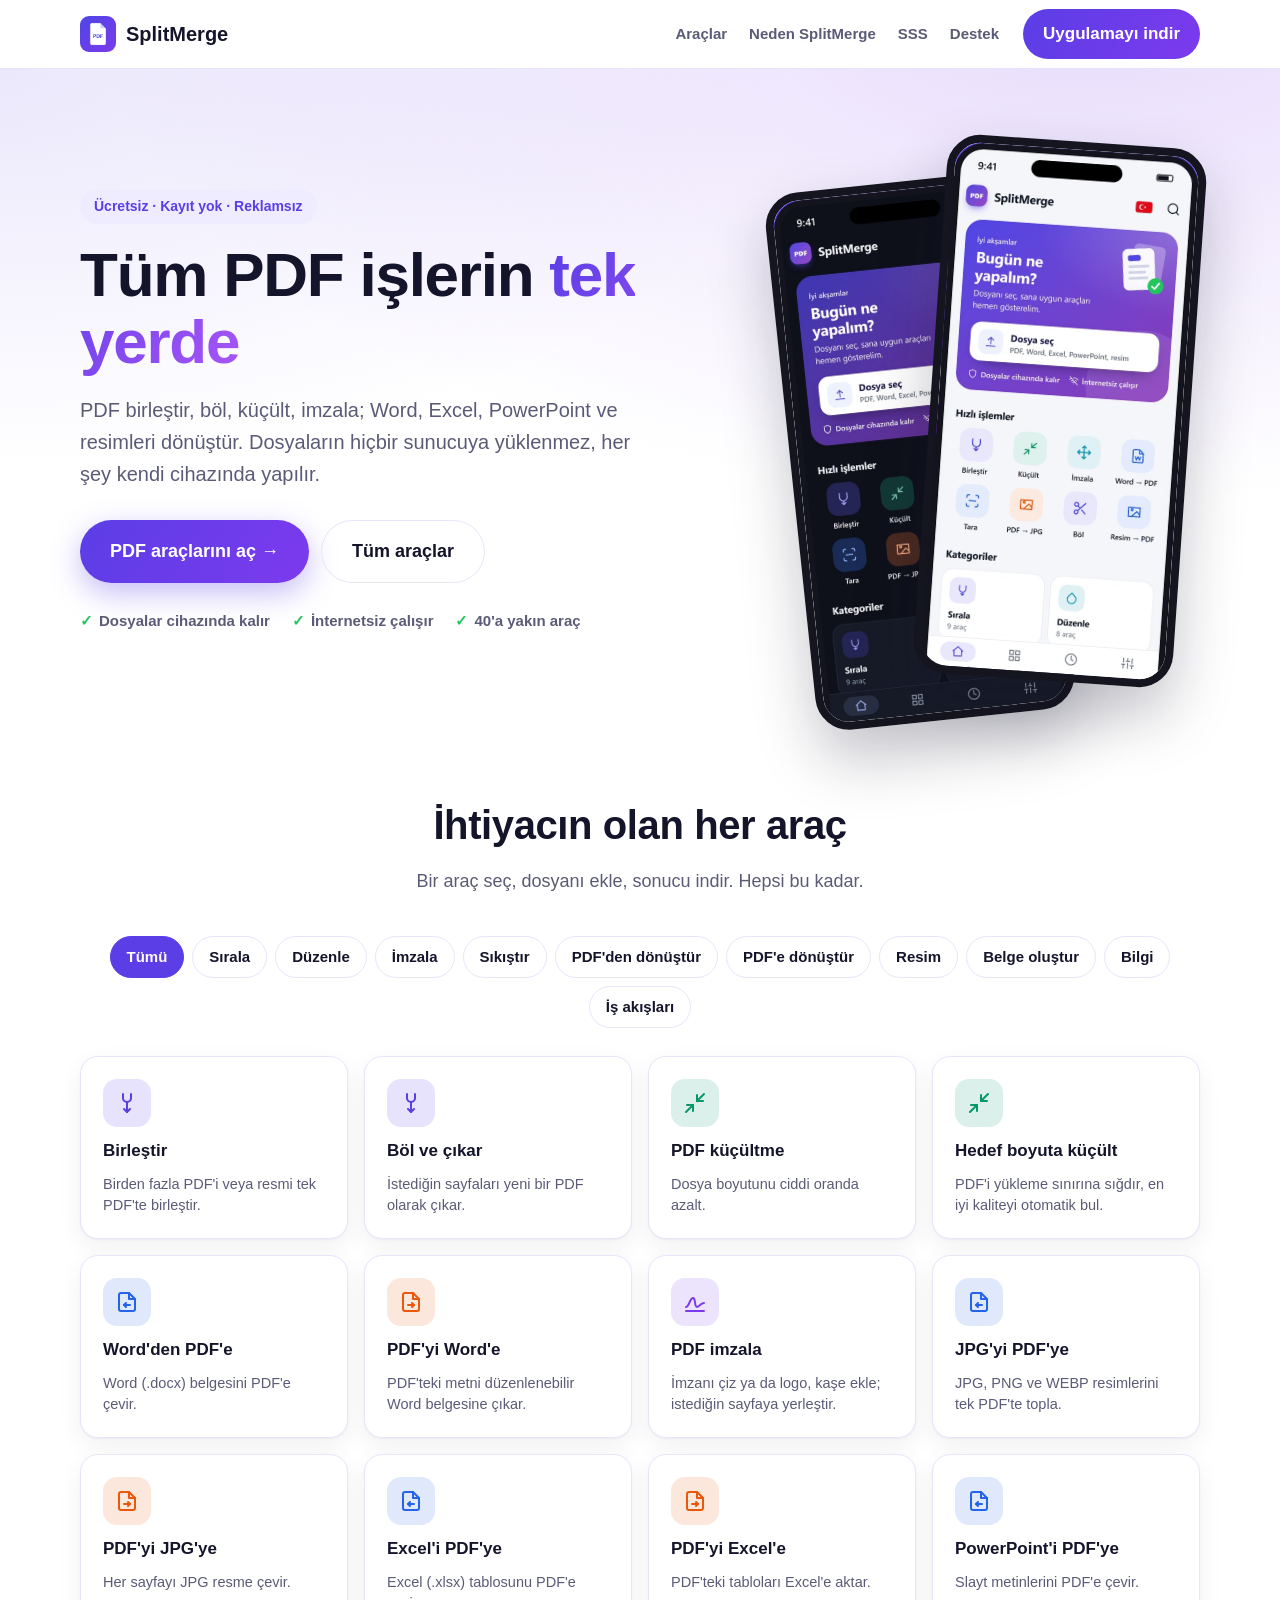
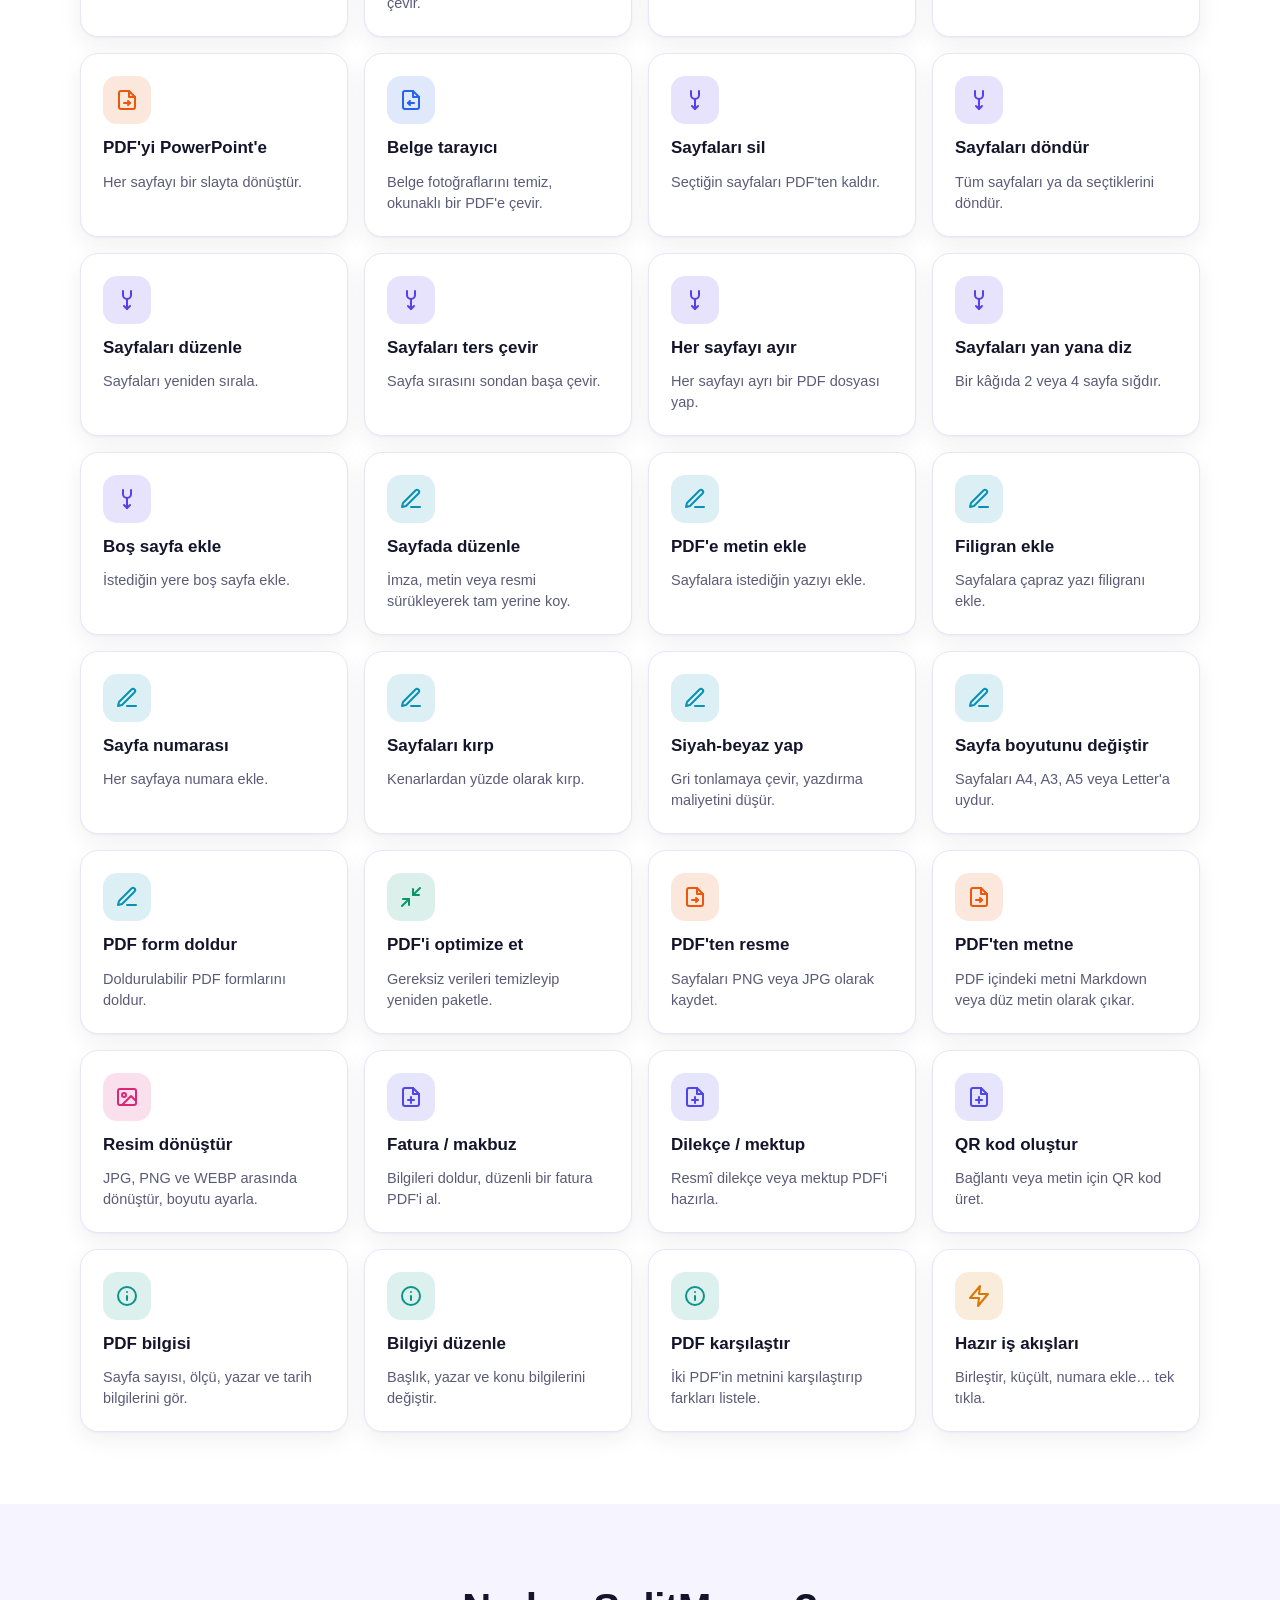
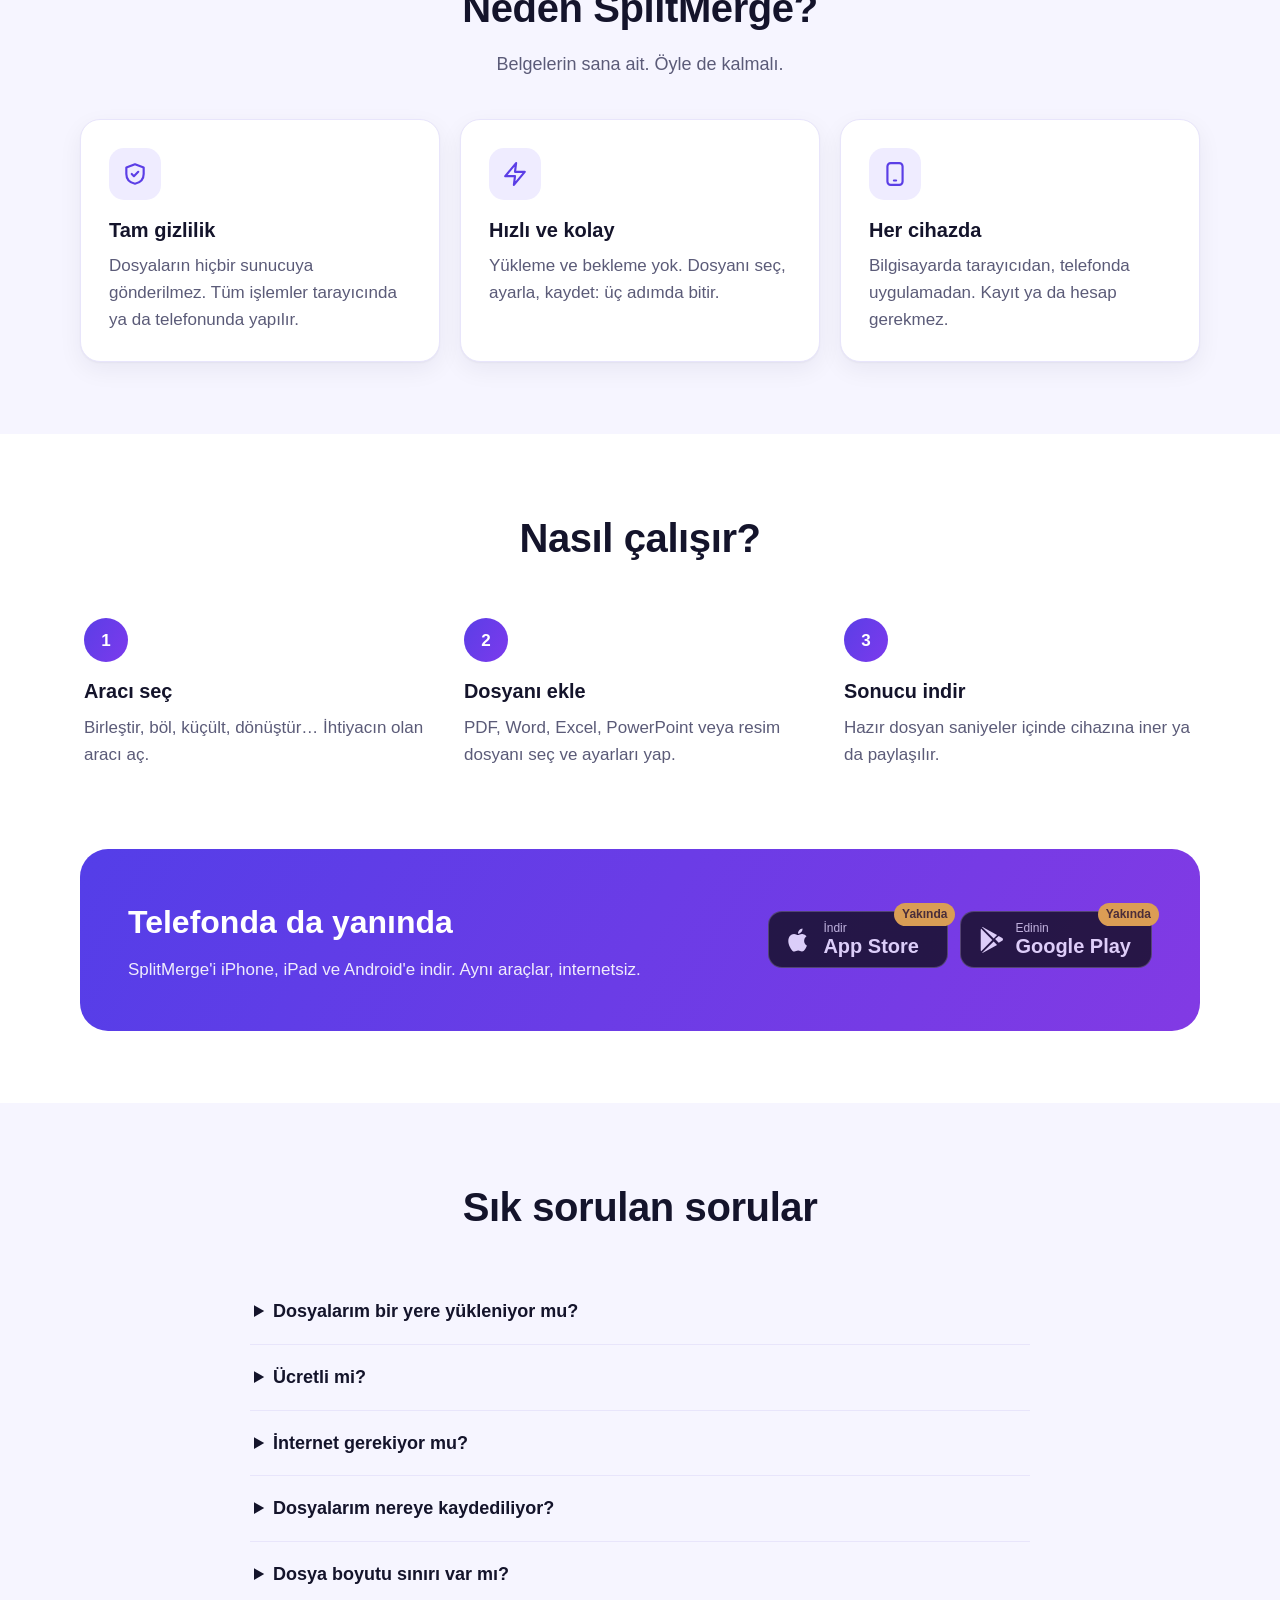
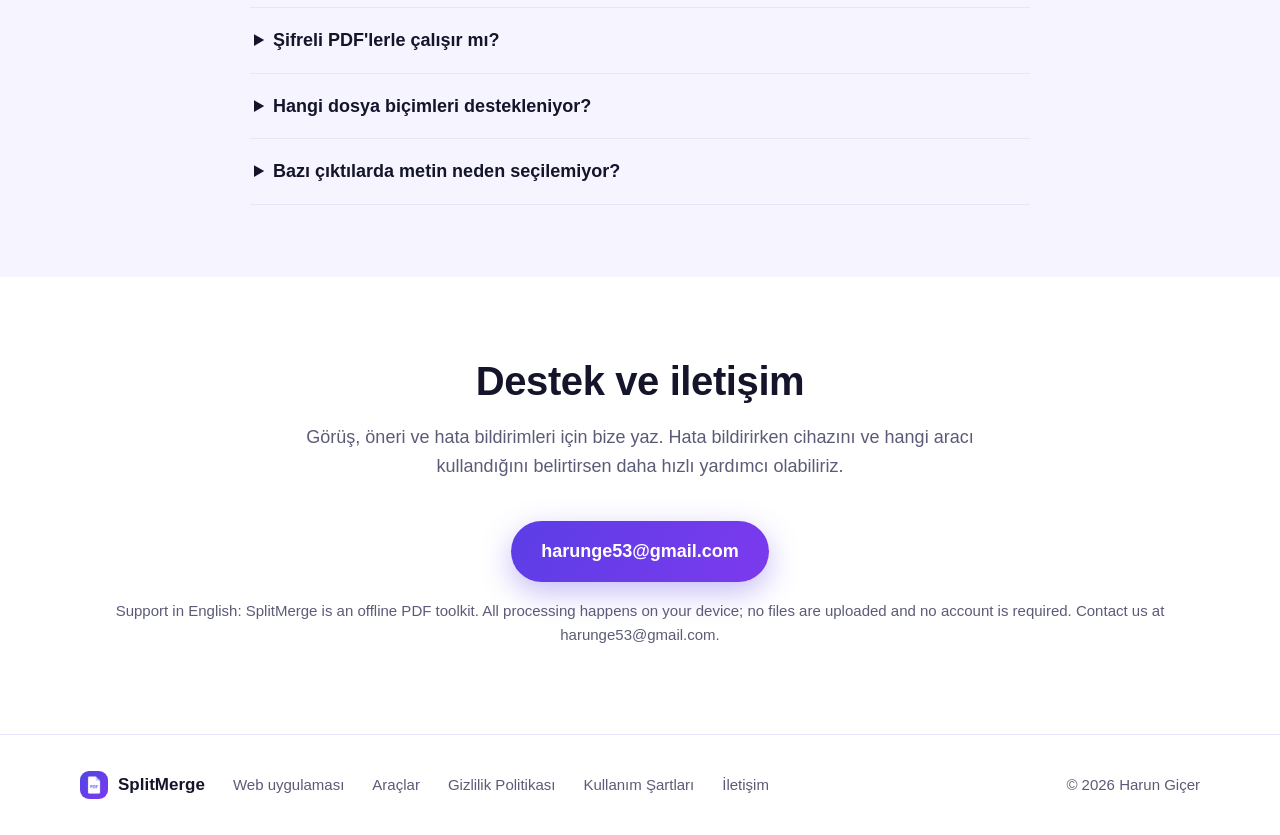
<file: index.html>
<!doctype html>
<html lang="tr">
<head>
<meta charset="utf-8">
<meta name="viewport" content="width=device-width, initial-scale=1">
<title>SplitMerge – Ücretsiz PDF birleştir, böl, küçült, dönüştür</title>
<meta name="description" content="PDF birleştir, böl, küçült, imzala; Word, Excel, PowerPoint ve JPG dönüştür. Ücretsiz, kayıt yok, dosyaların cihazından çıkmaz.">
<meta property="og:title" content="SplitMerge – Tüm PDF araçları tek yerde">
<meta property="og:description" content="Ücretsiz, kayıt yok, dosyaların cihazından çıkmaz.">
<meta property="og:image" content="https://serhatovic73.github.io/splitmerge/icon.png">
<link rel="icon" href="icon.png">
<link rel="apple-touch-icon" href="icon.png">
<link rel="stylesheet" href="style.css">
</head>
<body>
<header class="top">
  <div class="wrap">
    <a class="brand" href="./"><img src="icon.png" alt="">SplitMerge</a>
    <nav class="links"><a href="#araclar">Araçlar</a><a href="#neden">Neden SplitMerge</a><a href="#sss">SSS</a><a href="#destek">Destek</a></nav>
    <a class="btn" href="#indir" data-store>Uygulamayı indir</a>
  </div>
</header>

<section class="intro">
  <div class="wrap">
    <div>
      <span class="pill">Ücretsiz · Kayıt yok · Reklamsız</span>
      <h1>Tüm PDF işlerin <span>tek yerde</span></h1>
      <p class="lead">PDF birleştir, böl, küçült, imzala; Word, Excel, PowerPoint ve resimleri dönüştür. Dosyaların hiçbir sunucuya yüklenmez, her şey kendi cihazında yapılır.</p>
      <div class="cta-row">
        <a class="btn big" href="app/index.html">PDF araçlarını aç →</a>
        <a class="btn big ghost" href="#araclar">Tüm araçlar</a>
      </div>
      <div class="ticks"><span>Dosyalar cihazında kalır</span><span>İnternetsiz çalışır</span><span>40'a yakın araç</span></div>
    </div>
    <div class="phones" aria-hidden="true">
      <img src="img/telefon-koyu.jpg" alt="">
      <img src="img/telefon.jpg" alt="">
    </div>
  </div>
</section>

<section class="block" id="araclar">
  <div class="wrap">
    <div class="head">
      <h2>İhtiyacın olan her araç</h2>
      <p>Bir araç seç, dosyanı ekle, sonucu indir. Hepsi bu kadar.</p>
    </div>
    <div class="filters" id="filters"></div>
    <div class="tools" id="tools"></div>
  </div>
</section>

<section class="block alt" id="neden">
  <div class="wrap">
    <div class="head">
      <h2>Neden SplitMerge?</h2>
      <p>Belgelerin sana ait. Öyle de kalmalı.</p>
    </div>
    <div class="feats">
      <div class="feat"><div class="ic"><svg width="26" height="26" viewBox="0 0 24 24" fill="none" stroke="currentColor" stroke-width="2" stroke-linecap="round" stroke-linejoin="round"><path d="M12 3l8 3v6c0 5-3.5 8-8 9-4.5-1-8-4-8-9V6z"/><path d="m9 12 2 2 4-4"/></svg></div><h3>Tam gizlilik</h3><p>Dosyaların hiçbir sunucuya gönderilmez. Tüm işlemler tarayıcında ya da telefonunda yapılır.</p></div>
      <div class="feat"><div class="ic"><svg width="26" height="26" viewBox="0 0 24 24" fill="none" stroke="currentColor" stroke-width="2" stroke-linecap="round" stroke-linejoin="round"><path d="M13 2 3 14h9l-1 8 10-12h-9z"/></svg></div><h3>Hızlı ve kolay</h3><p>Yükleme ve bekleme yok. Dosyanı seç, ayarla, kaydet: üç adımda bitir.</p></div>
      <div class="feat"><div class="ic"><svg width="26" height="26" viewBox="0 0 24 24" fill="none" stroke="currentColor" stroke-width="2" stroke-linecap="round" stroke-linejoin="round"><rect x="5" y="2" width="14" height="20" rx="3"/><path d="M11 18h2"/></svg></div><h3>Her cihazda</h3><p>Bilgisayarda tarayıcıdan, telefonda uygulamadan. Kayıt ya da hesap gerekmez.</p></div>
    </div>
  </div>
</section>

<section class="block">
  <div class="wrap">
    <div class="head"><h2>Nasıl çalışır?</h2></div>
    <div class="steps">
      <div class="step"><h3>Aracı seç</h3><p>Birleştir, böl, küçült, dönüştür… İhtiyacın olan aracı aç.</p></div>
      <div class="step"><h3>Dosyanı ekle</h3><p>PDF, Word, Excel, PowerPoint veya resim dosyanı seç ve ayarları yap.</p></div>
      <div class="step"><h3>Sonucu indir</h3><p>Hazır dosyan saniyeler içinde cihazına iner ya da paylaşılır.</p></div>
    </div>
  </div>
</section>

<section class="block" style="padding-top:0" id="indir">
  <div class="wrap">
    <div class="band">
      <div><h2>Telefonda da yanında</h2><p>SplitMerge'i iPhone, iPad ve Android'e indir. Aynı araçlar, internetsiz.</p></div>
      <div class="stores">
        <a class="store" id="st-ios" href="https://apps.apple.com/app/id6830343374">
          <svg viewBox="0 0 24 24" fill="currentColor"><path d="M16.4 12.6c0-2.5 2-3.7 2.1-3.8-1.2-1.7-3-1.9-3.6-2-1.5-.2-3 .9-3.8.9-.8 0-2-.9-3.3-.9-1.7 0-3.3 1-4.1 2.5-1.8 3.1-.5 7.6 1.3 10.1.8 1.2 1.8 2.6 3.1 2.5 1.2 0 1.7-.8 3.2-.8s1.9.8 3.2.8c1.3 0 2.2-1.2 3-2.4.9-1.4 1.3-2.7 1.3-2.8 0 0-2.4-1-2.4-4.1zM14 5.2c.7-.8 1.1-1.9 1-3-1 0-2.1.7-2.8 1.5-.6.7-1.2 1.8-1 2.9 1 .1 2.1-.6 2.8-1.4z"/></svg>
          <span><small>İndir</small>App Store</span><em>Yakında</em>
        </a>
        <a class="store" id="st-and" href="https://play.google.com/store/apps/details?id=com.splitmerge.app">
          <svg viewBox="0 0 24 24" fill="currentColor"><path d="M3.6 2.3c-.3.3-.4.7-.4 1.2v17c0 .5.1.9.4 1.2l9.5-9.7zM14.3 13.2l2.9 3-11.7 6.6c-.4.2-.8.3-1.1.2zM14.3 10.8 4.4 1c.3-.1.7 0 1.1.2l11.7 6.6zM18.6 8.6l3 1.7c.9.5.9 1.9 0 2.4l-3 1.7-3.1-3.2z"/></svg>
          <span><small>Edinin</small>Google Play</span><em>Yakında</em>
        </a>
      </div>
    </div>
  </div>
</section>

<section class="block alt" id="sss">
  <div class="wrap">
    <div class="head"><h2>Sık sorulan sorular</h2></div>
    <div class="faq">
      <details><summary>Dosyalarım bir yere yükleniyor mu?</summary><p>Hayır. Tüm işlemler cihazında yapılır, dosyaların hiçbir sunucuya gönderilmez.</p></details>
      <details><summary>Ücretli mi?</summary><p>Hayır. SplitMerge ücretsizdir; kayıt, hesap veya reklam yoktur.</p></details>
      <details><summary>İnternet gerekiyor mu?</summary><p>Mobil uygulama tamamen çevrimdışı çalışır. Web sürümünde sayfa bir kez açıldıktan sonra işlemler internete ihtiyaç duymaz.</p></details>
      <details><summary>Dosyalarım nereye kaydediliyor?</summary><p>Web sürümünde sonuç, tarayıcının İndirilenler klasörüne iner. iPhone ve iPad uygulamasında paylaşım menüsünden "Dosyalar'a Kaydet" ile istediğin yere kaydedebilirsin. Android'de İndirilenler/SplitMerge klasörüne kaydedilir.</p></details>
      <details><summary>Dosya boyutu sınırı var mı?</summary><p>Sabit bir sınır yok; sınır cihazının belleğidir. Çok büyük dosyalarda işlem biraz uzun sürebilir.</p></details>
      <details><summary>Şifreli PDF'lerle çalışır mı?</summary><p>Düzenleme koruması olan dosyaları açmayı dener. Açılış parolası gerektiren dosyalar okunamaz.</p></details>
      <details><summary>Hangi dosya biçimleri destekleniyor?</summary><p>PDF, Word (.docx), Excel (.xlsx), PowerPoint (.pptx) ve JPG, PNG, WEBP resimler. Eski .doc, .xls ve .ppt dosyalarını önce yeni biçime kaydetmen gerekir.</p></details>
      <details><summary>Bazı çıktılarda metin neden seçilemiyor?</summary><p>Küçültme, siyah-beyaz yapma ve Word/Excel/PowerPoint'ten PDF'e çevirme gibi işlemlerde sayfalar resim olarak oluşturulur. Metnin seçilebilir kalması için Birleştir, Böl veya Sayfa numarası gibi araçları kullan.</p></details>
    </div>
  </div>
</section>

<section class="block" id="destek">
  <div class="wrap">
    <div class="head">
      <h2>Destek ve iletişim</h2>
      <p>Görüş, öneri ve hata bildirimleri için bize yaz. Hata bildirirken cihazını ve hangi aracı kullandığını belirtirsen daha hızlı yardımcı olabiliriz.</p>
    </div>
    <p style="text-align:center"><a class="btn big" href="mailto:harunge53@gmail.com">harunge53@gmail.com</a></p>
    <p class="mut" style="text-align:center" lang="en">Support in English: SplitMerge is an offline PDF toolkit. All processing happens on your device; no files are uploaded and no account is required. Contact us at harunge53@gmail.com.</p>
  </div>
</section>

<footer>
  <div class="wrap">
    <a class="brand" href="./" style="font-size:17px"><img src="icon.png" alt="" style="width:28px;height:28px">SplitMerge</a>
    <a href="app/index.html">Web uygulaması</a><a href="#araclar">Araçlar</a><a href="privacy.html">Gizlilik Politikası</a><a href="terms.html">Kullanım Şartları</a><a href="#destek">İletişim</a>
    <span class="sp">© 2026 Harun Giçer</span>
  </div>
</footer>

<script>
// Uygulama mağazada yayına girince ilgili satırı true yap: rozetteki "Yakında" kalkar,
// üstteki "Uygulamayı indir" düğmesi iPhone/iPad'de App Store'a, Android'de Google Play'e gider.
const STORE={ios:false,android:false};
(()=>{
  const ua=navigator.userAgent,ios=/iPhone|iPad|iPod/.test(ua)||(/Macintosh/.test(ua)&&navigator.maxTouchPoints>1),and=/Android/.test(ua);
  const ios_=document.getElementById("st-ios"),and_=document.getElementById("st-and");
  for(const [el,on] of [[ios_,STORE.ios],[and_,STORE.android]]){
    if(on)el.querySelector("em").remove();else{el.classList.add("soon");el.removeAttribute("href")}
  }
  const dest=ios&&STORE.ios?ios_.href:and&&STORE.android?and_.href:"#indir";
  document.querySelectorAll("[data-store]").forEach(a=>a.href=dest);
})();
const IC={
  sirala:'<path d="M8 3v4a4 4 0 0 0 8 0V3"/><path d="M12 11v10"/><path d="m9 18 3 3 3-3"/>',
  duzenle:'<path d="M12 20h9"/><path d="M16.5 3.5a2.1 2.1 0 0 1 3 3L7 19l-4 1 1-4z"/>',
  imza:'<path d="M3 17c3 0 4-9 7-9s1 9 4 9 3-4 7-4"/><path d="M3 21h18"/>',
  kucult:'<path d="M4 14h6v6"/><path d="M20 10h-6V4"/><path d="m14 10 7-7"/><path d="m3 21 7-7"/>',
  pdfden:'<path d="M14 3H6a2 2 0 0 0-2 2v14a2 2 0 0 0 2 2h12a2 2 0 0 0 2-2V9z"/><path d="M14 3v6h6"/><path d="M9 15h6"/><path d="m13 13 2 2-2 2"/>',
  pdfe:'<path d="M14 3H6a2 2 0 0 0-2 2v14a2 2 0 0 0 2 2h12a2 2 0 0 0 2-2V9z"/><path d="M14 3v6h6"/><path d="M15 15H9"/><path d="m11 13-2 2 2 2"/>',
  resim:'<rect x="3" y="4" width="18" height="16" rx="2"/><circle cx="9" cy="10" r="2"/><path d="m21 16-5-5-9 9"/>',
  olustur:'<path d="M14 3H6a2 2 0 0 0-2 2v14a2 2 0 0 0 2 2h12a2 2 0 0 0 2-2V9z"/><path d="M14 3v6h6"/><path d="M12 12v6"/><path d="M9 15h6"/>',
  akilli:'<circle cx="12" cy="12" r="9"/><path d="M12 16v-4"/><path d="M12 8h.01"/>',
  akis:'<path d="M13 2 3 14h9l-1 8 10-12h-9z"/>'
};
const CC={sirala:"#5b3ee6",duzenle:"#0891b2",imza:"#7c3aed",kucult:"#059669",pdfden:"#ea580c",pdfe:"#2563eb",resim:"#db2777",olustur:"#4f46e5",akilli:"#0d9488",akis:"#d97706"};
const CATS=[["sirala","Sırala"],["duzenle","Düzenle"],["imza","İmzala"],["kucult","Sıkıştır"],["pdfden","PDF'den dönüştür"],["pdfe","PDF'e dönüştür"],["resim","Resim"],["olustur","Belge oluştur"],["akilli","Bilgi"],["akis","İş akışları"]];
const T=[
 ["merge","sirala","Birleştir","Birden fazla PDF'i veya resmi tek PDF'te birleştir."],
 ["split","sirala","Böl ve çıkar","İstediğin sayfaları yeni bir PDF olarak çıkar."],
 ["shr","kucult","PDF küçültme","Dosya boyutunu ciddi oranda azalt."],
 ["tgt","kucult","Hedef boyuta küçült","PDF'i yükleme sınırına sığdır, en iyi kaliteyi otomatik bul."],
 ["w2p","pdfe","Word'den PDF'e","Word (.docx) belgesini PDF'e çevir."],
 ["p2w","pdfden","PDF'yi Word'e","PDF'teki metni düzenlenebilir Word belgesine çıkar."],
 ["imza","imza","PDF imzala","İmzanı çiz ya da logo, kaşe ekle; istediğin sayfaya yerleştir."],
 ["j2p","pdfe","JPG'yi PDF'ye","JPG, PNG ve WEBP resimlerini tek PDF'te topla."],
 ["p2j","pdfden","PDF'yi JPG'ye","Her sayfayı JPG resme çevir."],
 ["x2p","pdfe","Excel'i PDF'ye","Excel (.xlsx) tablosunu PDF'e çevir."],
 ["p2x","pdfden","PDF'yi Excel'e","PDF'teki tabloları Excel'e aktar."],
 ["pp2p","pdfe","PowerPoint'i PDF'ye","Slayt metinlerini PDF'e çevir."],
 ["p2p","pdfden","PDF'yi PowerPoint'e","Her sayfayı bir slayta dönüştür."],
 ["scan","pdfe","Belge tarayıcı","Belge fotoğraflarını temiz, okunaklı bir PDF'e çevir."],
 ["del","sirala","Sayfaları sil","Seçtiğin sayfaları PDF'ten kaldır."],
 ["rot","sirala","Sayfaları döndür","Tüm sayfaları ya da seçtiklerini döndür."],
 ["ord","sirala","Sayfaları düzenle","Sayfaları yeniden sırala."],
 ["rev","sirala","Sayfaları ters çevir","Sayfa sırasını sondan başa çevir."],
 ["each","sirala","Her sayfayı ayır","Her sayfayı ayrı bir PDF dosyası yap."],
 ["nup","sirala","Sayfaları yan yana diz","Bir kâğıda 2 veya 4 sayfa sığdır."],
 ["blank","sirala","Boş sayfa ekle","İstediğin yere boş sayfa ekle."],
 ["ed","duzenle","Sayfada düzenle","İmza, metin veya resmi sürükleyerek tam yerine koy."],
 ["metn","duzenle","PDF'e metin ekle","Sayfalara istediğin yazıyı ekle."],
 ["wm","duzenle","Filigran ekle","Sayfalara çapraz yazı filigranı ekle."],
 ["num","duzenle","Sayfa numarası","Her sayfaya numara ekle."],
 ["crop","duzenle","Sayfaları kırp","Kenarlardan yüzde olarak kırp."],
 ["gray","duzenle","Siyah-beyaz yap","Gri tonlamaya çevir, yazdırma maliyetini düşür."],
 ["resize","duzenle","Sayfa boyutunu değiştir","Sayfaları A4, A3, A5 veya Letter'a uydur."],
 ["form","duzenle","PDF form doldur","Doldurulabilir PDF formlarını doldur."],
 ["opt","kucult","PDF'i optimize et","Gereksiz verileri temizleyip yeniden paketle."],
 ["img","pdfden","PDF'ten resme","Sayfaları PNG veya JPG olarak kaydet."],
 ["txt","pdfden","PDF'ten metne","PDF içindeki metni Markdown veya düz metin olarak çıkar."],
 ["imgc","resim","Resim dönüştür","JPG, PNG ve WEBP arasında dönüştür, boyutu ayarla."],
 ["inv","olustur","Fatura / makbuz","Bilgileri doldur, düzenli bir fatura PDF'i al."],
 ["dil","olustur","Dilekçe / mektup","Resmî dilekçe veya mektup PDF'i hazırla."],
 ["qr","olustur","QR kod oluştur","Bağlantı veya metin için QR kod üret."],
 ["info","akilli","PDF bilgisi","Sayfa sayısı, ölçü, yazar ve tarih bilgilerini gör."],
 ["meta","akilli","Bilgiyi düzenle","Başlık, yazar ve konu bilgilerini değiştir."],
 ["cmp","akilli","PDF karşılaştır","İki PDF'in metnini karşılaştırıp farkları listele."],
 ["flow","akis","Hazır iş akışları","Birleştir, küçült, numara ekle… tek tıkla."]
];
const svg=p=>'<svg viewBox="0 0 24 24" fill="none" stroke="currentColor" stroke-width="2" stroke-linecap="round" stroke-linejoin="round">'+p+'</svg>';
const box=document.getElementById("tools"),fl=document.getElementById("filters");
function show(c){
  box.innerHTML=T.filter(t=>!c||t[1]==c).map(([id,k,n,d])=>`<a class="tool" href="app/index.html#t/${id}" style="--c:${CC[k]}"><span class="ic">${svg(IC[k])}</span><b>${n}</b><small>${d}</small></a>`).join("");
  fl.querySelectorAll("button").forEach(b=>b.classList.toggle("on",b.dataset.c==(c||"")));
}
fl.innerHTML='<button data-c="">Tümü</button>'+CATS.filter(([k])=>T.some(t=>t[1]==k)).map(([k,n])=>`<button data-c="${k}">${n}</button>`).join("");
fl.onclick=e=>{const b=e.target.closest("button");if(b)show(b.dataset.c)};
show("");
</script>
</body>
</html>
</file>
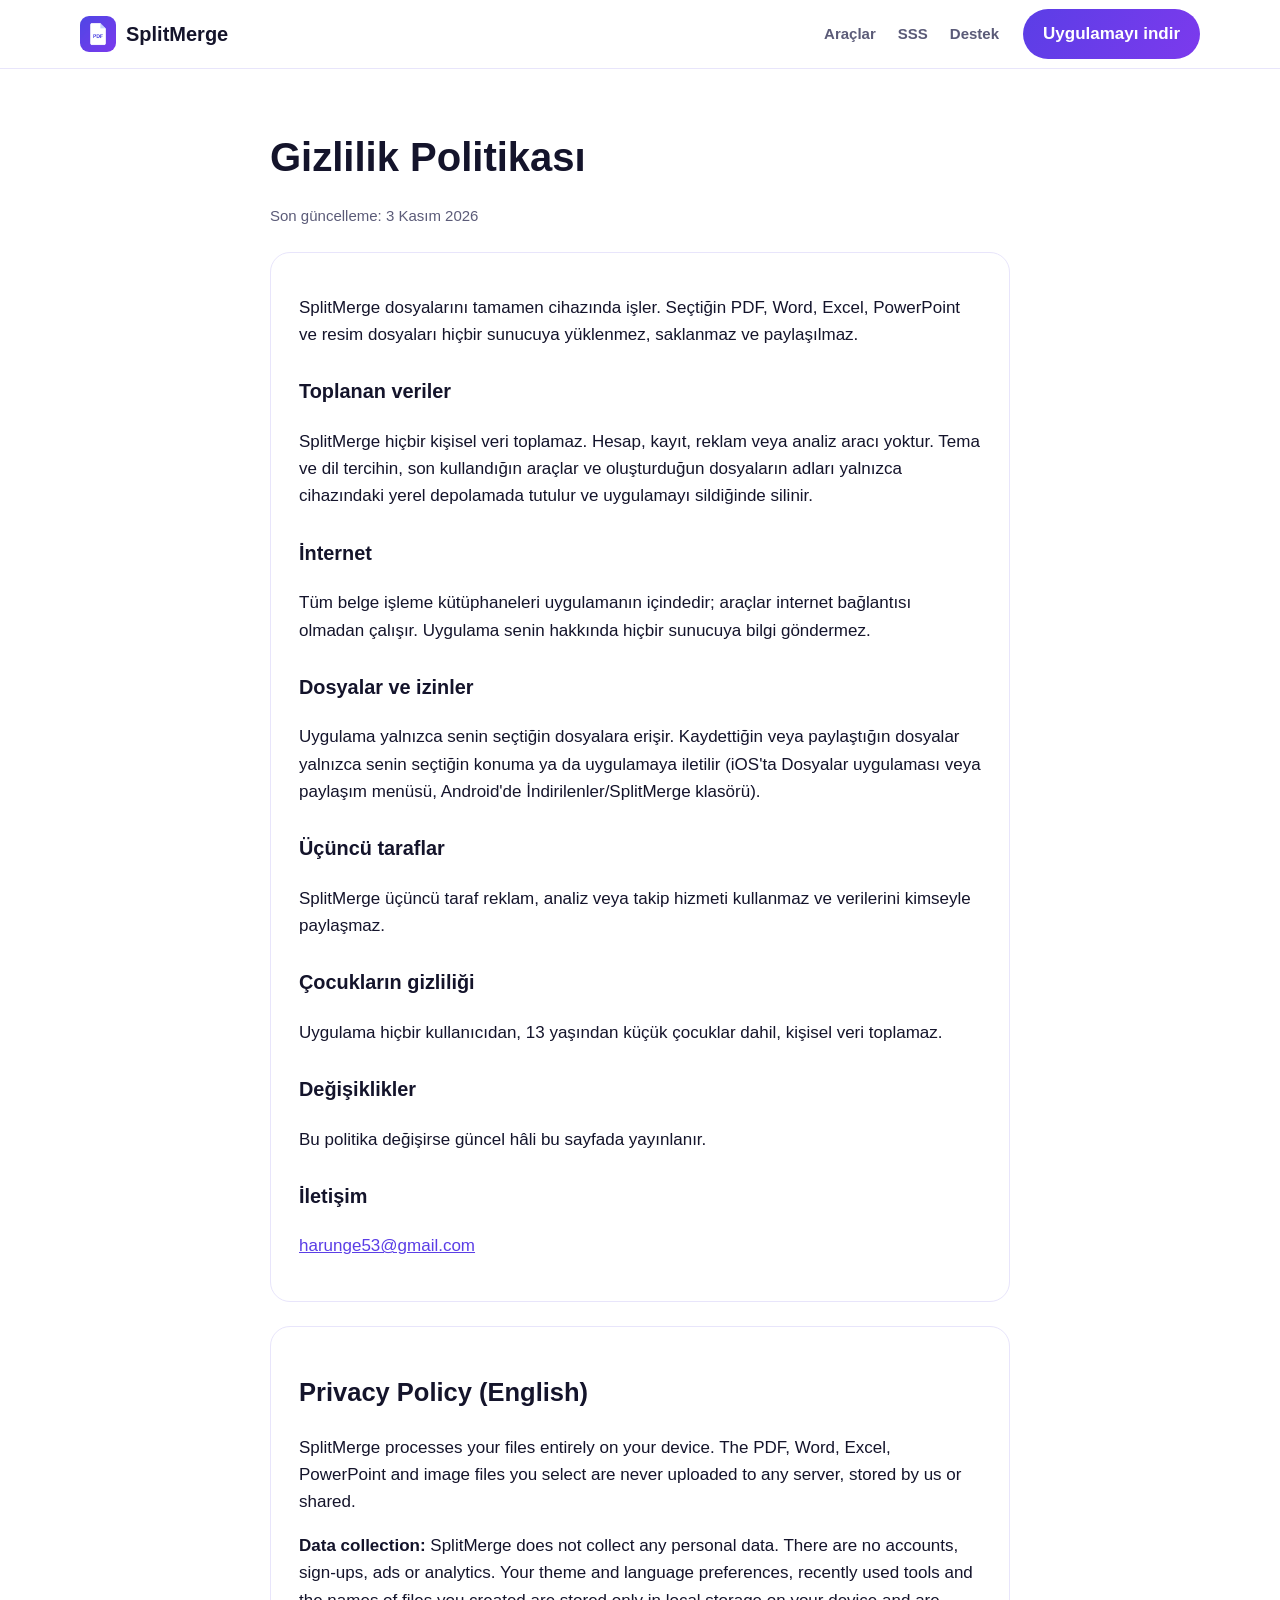
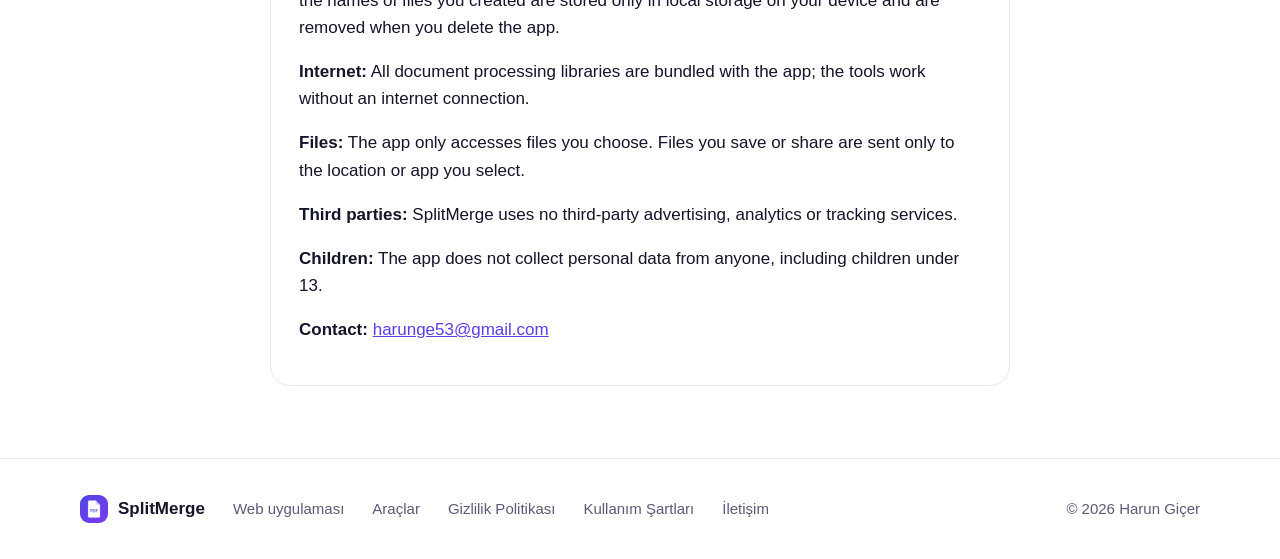
<file: privacy.html>
<!doctype html>
<html lang="tr">
<head>
<meta charset="utf-8">
<meta name="viewport" content="width=device-width, initial-scale=1">
<title>Gizlilik Politikası – SplitMerge</title>
<link rel="icon" href="icon.png">
<link rel="stylesheet" href="style.css">
</head>
<body>
<header class="top">
  <div class="wrap">
    <a class="brand" href="./"><img src="icon.png" alt="">SplitMerge</a>
    <nav class="links"><a href="./#araclar">Araçlar</a><a href="./#sss">SSS</a><a href="./#destek">Destek</a></nav>
    <a class="btn" href="./#indir">Uygulamayı indir</a>
  </div>
</header>
<main class="doc">
  <h1>Gizlilik Politikası</h1>
  <p class="mut">Son güncelleme: 3 Kasım 2026</p>
  <section class="card">
    <p>SplitMerge dosyalarını tamamen cihazında işler. Seçtiğin PDF, Word, Excel, PowerPoint ve resim dosyaları hiçbir sunucuya yüklenmez, saklanmaz ve paylaşılmaz.</p>
    <h3>Toplanan veriler</h3>
    <p>SplitMerge hiçbir kişisel veri toplamaz. Hesap, kayıt, reklam veya analiz aracı yoktur. Tema ve dil tercihin, son kullandığın araçlar ve oluşturduğun dosyaların adları yalnızca cihazındaki yerel depolamada tutulur ve uygulamayı sildiğinde silinir.</p>
    <h3>İnternet</h3>
    <p>Tüm belge işleme kütüphaneleri uygulamanın içindedir; araçlar internet bağlantısı olmadan çalışır. Uygulama senin hakkında hiçbir sunucuya bilgi göndermez.</p>
    <h3>Dosyalar ve izinler</h3>
    <p>Uygulama yalnızca senin seçtiğin dosyalara erişir. Kaydettiğin veya paylaştığın dosyalar yalnızca senin seçtiğin konuma ya da uygulamaya iletilir (iOS'ta Dosyalar uygulaması veya paylaşım menüsü, Android'de İndirilenler/SplitMerge klasörü).</p>
    <h3>Üçüncü taraflar</h3>
    <p>SplitMerge üçüncü taraf reklam, analiz veya takip hizmeti kullanmaz ve verilerini kimseyle paylaşmaz.</p>
    <h3>Çocukların gizliliği</h3>
    <p>Uygulama hiçbir kullanıcıdan, 13 yaşından küçük çocuklar dahil, kişisel veri toplamaz.</p>
    <h3>Değişiklikler</h3>
    <p>Bu politika değişirse güncel hâli bu sayfada yayınlanır.</p>
    <h3>İletişim</h3>
    <p><a href="mailto:harunge53@gmail.com">harunge53@gmail.com</a></p>
  </section>

  <section class="card" lang="en">
    <h2>Privacy Policy (English)</h2>
    <p>SplitMerge processes your files entirely on your device. The PDF, Word, Excel, PowerPoint and image files you select are never uploaded to any server, stored by us or shared.</p>
    <p><b>Data collection:</b> SplitMerge does not collect any personal data. There are no accounts, sign-ups, ads or analytics. Your theme and language preferences, recently used tools and the names of files you created are stored only in local storage on your device and are removed when you delete the app.</p>
    <p><b>Internet:</b> All document processing libraries are bundled with the app; the tools work without an internet connection.</p>
    <p><b>Files:</b> The app only accesses files you choose. Files you save or share are sent only to the location or app you select.</p>
    <p><b>Third parties:</b> SplitMerge uses no third-party advertising, analytics or tracking services.</p>
    <p><b>Children:</b> The app does not collect personal data from anyone, including children under 13.</p>
    <p><b>Contact:</b> <a href="mailto:harunge53@gmail.com">harunge53@gmail.com</a></p>
  </section>
</main>
<footer>
  <div class="wrap">
    <a class="brand" href="./" style="font-size:17px"><img src="icon.png" alt="" style="width:28px;height:28px">SplitMerge</a>
    <a href="app/index.html">Web uygulaması</a><a href="./#araclar">Araçlar</a><a href="privacy.html">Gizlilik Politikası</a><a href="terms.html">Kullanım Şartları</a><a href="./#destek">İletişim</a>
    <span class="sp">© 2026 Harun Giçer</span>
  </div>
</footer>
</body>
</html>
</file>
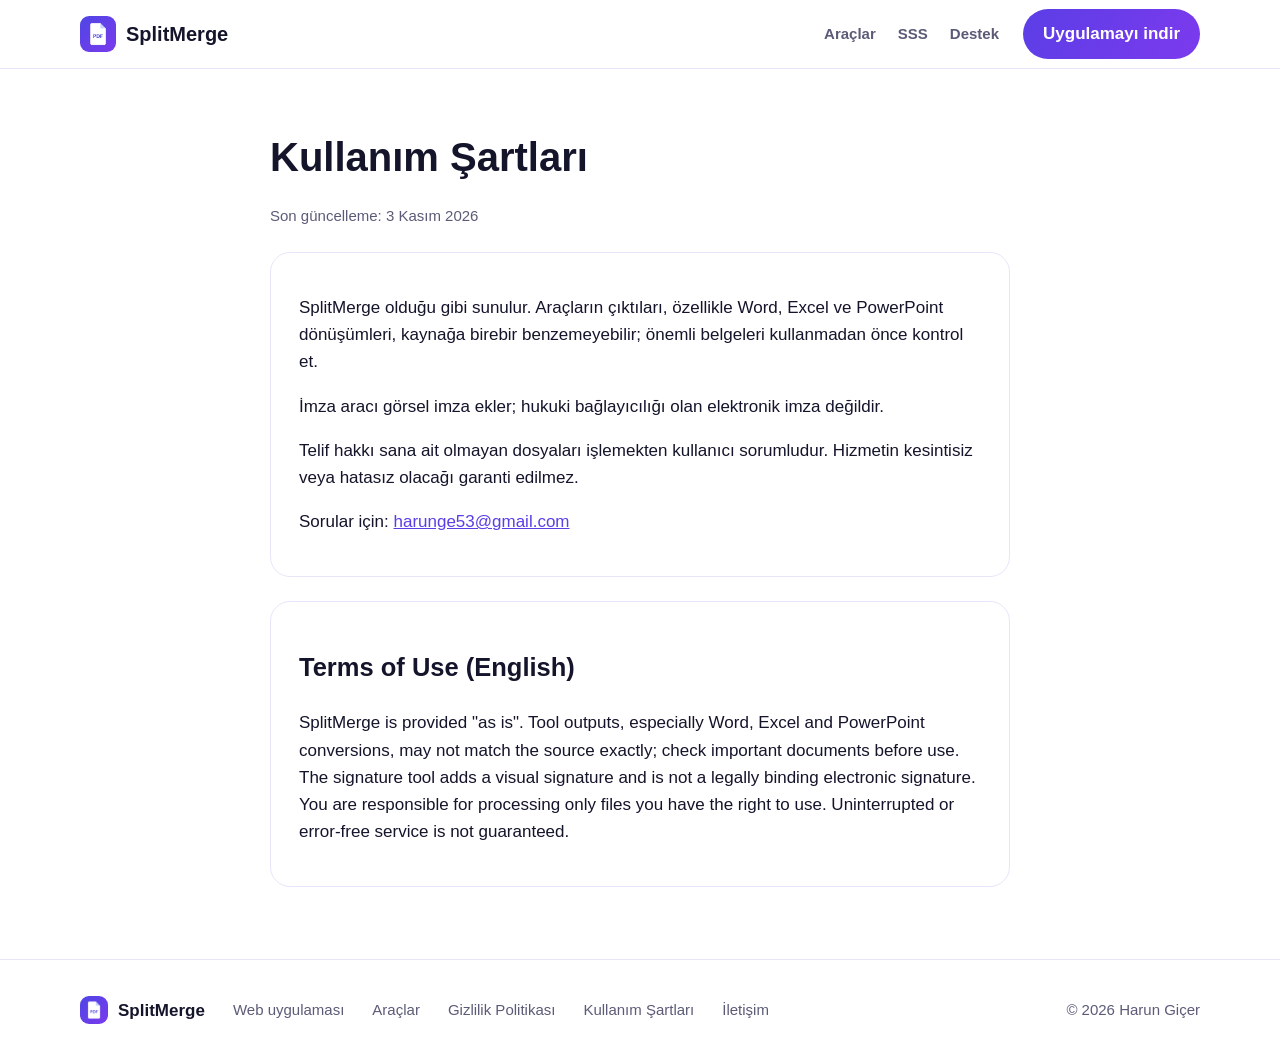
<file: terms.html>
<!doctype html>
<html lang="tr">
<head>
<meta charset="utf-8">
<meta name="viewport" content="width=device-width, initial-scale=1">
<title>Kullanım Şartları – SplitMerge</title>
<link rel="icon" href="icon.png">
<link rel="stylesheet" href="style.css">
</head>
<body>
<header class="top">
  <div class="wrap">
    <a class="brand" href="./"><img src="icon.png" alt="">SplitMerge</a>
    <nav class="links"><a href="./#araclar">Araçlar</a><a href="./#sss">SSS</a><a href="./#destek">Destek</a></nav>
    <a class="btn" href="./#indir">Uygulamayı indir</a>
  </div>
</header>
<main class="doc">
  <h1>Kullanım Şartları</h1>
  <p class="mut">Son güncelleme: 3 Kasım 2026</p>
  <section class="card">
    <p>SplitMerge olduğu gibi sunulur. Araçların çıktıları, özellikle Word, Excel ve PowerPoint dönüşümleri, kaynağa birebir benzemeyebilir; önemli belgeleri kullanmadan önce kontrol et.</p>
    <p>İmza aracı görsel imza ekler; hukuki bağlayıcılığı olan elektronik imza değildir.</p>
    <p>Telif hakkı sana ait olmayan dosyaları işlemekten kullanıcı sorumludur. Hizmetin kesintisiz veya hatasız olacağı garanti edilmez.</p>
    <p>Sorular için: <a href="mailto:harunge53@gmail.com">harunge53@gmail.com</a></p>
  </section>
  <section class="card" lang="en">
    <h2>Terms of Use (English)</h2>
    <p>SplitMerge is provided "as is". Tool outputs, especially Word, Excel and PowerPoint conversions, may not match the source exactly; check important documents before use. The signature tool adds a visual signature and is not a legally binding electronic signature. You are responsible for processing only files you have the right to use. Uninterrupted or error-free service is not guaranteed.</p>
  </section>
</main>
<footer>
  <div class="wrap">
    <a class="brand" href="./" style="font-size:17px"><img src="icon.png" alt="" style="width:28px;height:28px">SplitMerge</a>
    <a href="app/index.html">Web uygulaması</a><a href="./#araclar">Araçlar</a><a href="privacy.html">Gizlilik Politikası</a><a href="terms.html">Kullanım Şartları</a><a href="./#destek">İletişim</a>
    <span class="sp">© 2026 Harun Giçer</span>
  </div>
</footer>
</body>
</html>
</file>
<file: style.css>
:root{--bg:#ffffff;--bg2:#f6f5ff;--card:#fff;--fg:#14142b;--mut:#5b5b78;--acc:#5b3ee6;--acc2:#7c3aed;--line:#e8e5fb;--tile:#efecff;--shadow:0 1px 2px rgba(20,20,43,.04),0 8px 24px rgba(20,20,43,.06)}
@media (prefers-color-scheme:dark){:root{--bg:#0e0f1a;--bg2:#13152400;--card:#171a2b;--fg:#eceafd;--mut:#a5a3c4;--acc:#a5b4fc;--acc2:#c4b5fd;--line:#262a42;--tile:#232745;--shadow:none}}
*{box-sizing:border-box}
html{scroll-behavior:smooth}
body{margin:0;background:var(--bg);color:var(--fg);font:17px/1.6 -apple-system,BlinkMacSystemFont,"Segoe UI",Roboto,sans-serif}
a{color:var(--acc)}
.wrap{max-width:1160px;margin:0 auto;padding:0 20px}

/* üst menü */
.top{position:sticky;top:0;z-index:10;background:color-mix(in srgb,var(--bg) 85%,transparent);backdrop-filter:blur(12px);border-bottom:1px solid var(--line)}
.top .wrap{display:flex;align-items:center;gap:24px;height:68px}
.brand{display:flex;align-items:center;gap:10px;font-weight:800;font-size:20px;color:var(--fg);text-decoration:none}
.brand img{width:36px;height:36px;border-radius:9px}
.links{display:flex;gap:22px;margin-left:auto}
.links a{color:var(--mut);text-decoration:none;font-weight:600;font-size:15px}
.links a:hover{color:var(--fg)}
.btn{display:inline-flex;align-items:center;gap:8px;background:linear-gradient(120deg,#5b3ee6,#7c3aed);color:#fff;font-weight:700;text-decoration:none;padding:11px 20px;border-radius:999px;border:0;white-space:nowrap}
.btn:hover{filter:brightness(1.08)}
.btn.big{padding:16px 30px;font-size:18px;box-shadow:0 10px 30px rgba(91,62,230,.35)}
.btn.ghost{background:transparent;color:var(--fg);border:1.5px solid var(--line);box-shadow:none}
@media (max-width:820px){.links{display:none}.top .btn{margin-left:auto}}

/* giriş */
.intro{background:radial-gradient(1000px 500px at 85% -10%,rgba(124,58,237,.18),transparent),radial-gradient(800px 400px at 0% 0%,rgba(91,62,230,.12),transparent);padding:72px 0 40px}
.intro .wrap{display:grid;grid-template-columns:1.15fr .85fr;gap:48px;align-items:center}
.pill{display:inline-block;background:var(--tile);color:var(--acc);font-weight:700;font-size:14px;padding:6px 14px;border-radius:999px}
.intro h1{font-size:clamp(38px,5.4vw,62px);line-height:1.08;margin:18px 0 18px;letter-spacing:-.02em}
.intro h1 span{background:linear-gradient(120deg,#5b3ee6,#a855f7);-webkit-background-clip:text;background-clip:text;color:transparent}
.intro p.lead{font-size:20px;color:var(--mut);margin:0 0 30px;max-width:560px}
.cta-row{display:flex;gap:12px;flex-wrap:wrap}
.ticks{display:flex;gap:22px;flex-wrap:wrap;margin-top:26px;color:var(--mut);font-size:15px;font-weight:600}
.ticks span::before{content:"✓";color:#22c55e;font-weight:900;margin-right:6px}
.phones{position:relative;height:540px}
.phones img{position:absolute;width:260px;border-radius:34px;border:8px solid #15151f;box-shadow:0 30px 60px rgba(20,20,43,.25)}
.phones img:first-child{right:150px;top:40px;transform:rotate(-6deg)}
.phones img:last-child{right:10px;top:0;transform:rotate(4deg)}
@media (max-width:900px){.intro .wrap{grid-template-columns:1fr}.phones{height:440px;max-width:460px;margin:0 auto;width:100%}.phones img{width:210px}.phones img:first-child{right:auto;left:10px}}

/* bölümler */
section.block{padding:72px 0}
section.alt{background:var(--bg2)}
@media (prefers-color-scheme:dark){section.alt{background:#121424}}
.head{text-align:center;max-width:680px;margin:0 auto 40px}
.head h2{font-size:clamp(28px,3.6vw,40px);margin:0 0 10px;letter-spacing:-.01em}
.head p{color:var(--mut);margin:0;font-size:18px}

/* araç ızgarası */
.filters{display:flex;gap:8px;flex-wrap:wrap;justify-content:center;margin-bottom:28px}
.filters button{font:inherit;font-size:15px;font-weight:600;border:1.5px solid var(--line);background:var(--card);color:var(--fg);padding:8px 16px;border-radius:999px;cursor:pointer}
.filters button.on{background:var(--acc);border-color:var(--acc);color:#fff}
@media (prefers-color-scheme:dark){.filters button.on{color:#0e0f1a}}
.tools{display:grid;grid-template-columns:repeat(auto-fill,minmax(250px,1fr));gap:16px}
.tool{display:flex;flex-direction:column;gap:10px;background:var(--card);border:1px solid var(--line);border-radius:18px;padding:22px;text-decoration:none;color:var(--fg);box-shadow:var(--shadow);transition:transform .15s,border-color .15s}
.tool:hover{transform:translateY(-3px);border-color:var(--acc)}
.tool .ic{width:48px;height:48px;border-radius:14px;display:grid;place-items:center;background:color-mix(in srgb,var(--c) 14%,transparent);color:var(--c)}
.tool .ic svg{width:24px;height:24px}
.tool b{font-size:17px}
.tool small{color:var(--mut);font-size:14.5px;line-height:1.45}

/* özellikler */
.feats{display:grid;grid-template-columns:repeat(3,1fr);gap:20px}
.feat{background:var(--card);border:1px solid var(--line);border-radius:20px;padding:28px;box-shadow:var(--shadow)}
.feat .ic{width:52px;height:52px;border-radius:15px;display:grid;place-items:center;background:var(--tile);color:var(--acc);margin-bottom:14px}
.feat h3{margin:0 0 6px;font-size:20px}
.feat p{margin:0;color:var(--mut)}
.steps{display:grid;grid-template-columns:repeat(3,1fr);gap:20px;counter-reset:s}
.step{padding:8px 4px}
.step::before{counter-increment:s;content:counter(s);display:grid;place-items:center;width:44px;height:44px;border-radius:50%;background:linear-gradient(120deg,#5b3ee6,#7c3aed);color:#fff;font-weight:800;margin-bottom:14px}
.step h3{margin:0 0 6px}
.step p{margin:0;color:var(--mut)}
@media (max-width:820px){.feats,.steps{grid-template-columns:1fr}}

/* mobil uygulama bandı */
.band{background:linear-gradient(120deg,#543ee8,#823ae4);color:#fff;border-radius:28px;padding:48px;display:flex;gap:32px;align-items:center;justify-content:space-between;flex-wrap:wrap}
.band h2{margin:0 0 8px;font-size:32px}
.band p{margin:0;opacity:.9}
.stores{display:flex;gap:12px;flex-wrap:wrap}
.store{position:relative;display:flex;align-items:center;gap:10px;background:#0b0b12;color:#fff;text-decoration:none;padding:10px 20px 10px 16px;border-radius:14px;border:1px solid rgba(255,255,255,.25);min-width:180px}
.store:hover{background:#000}
.store svg{width:28px;height:28px;flex:none}
.store span{display:flex;flex-direction:column;font-weight:700;font-size:20px;line-height:1.1}
.store small{font-weight:500;font-size:12px;opacity:.85}
.store em{position:absolute;top:-9px;right:-8px;background:#fbbf24;color:#3b2a00;font-style:normal;font-weight:800;font-size:12px;padding:2px 8px;border-radius:999px}
.store.soon{opacity:.75;cursor:default}
.store.soon:hover{background:#0b0b12}

/* SSS ve metin sayfaları */
.faq{max-width:780px;margin:0 auto}
details{border-bottom:1px solid var(--line);padding:18px 4px}
summary{cursor:pointer;font-weight:700;font-size:18px}
details p{color:var(--mut);margin:10px 0 0}
.doc{max-width:780px;margin:0 auto;padding:56px 20px 72px}
.doc h1{font-size:40px;margin:0 0 4px}
.doc .mut,.mut{color:var(--mut);font-size:15px}
.doc h3{margin-top:28px}
.card{background:var(--card);border:1px solid var(--line);border-radius:20px;padding:24px 28px;margin-top:24px}

footer{border-top:1px solid var(--line);padding:36px 0;color:var(--mut);font-size:15px}
footer .wrap{display:flex;gap:16px 28px;flex-wrap:wrap;align-items:center}
footer a{color:var(--mut);text-decoration:none}
footer a:hover{color:var(--fg)}
footer .sp{margin-left:auto}
</file>
